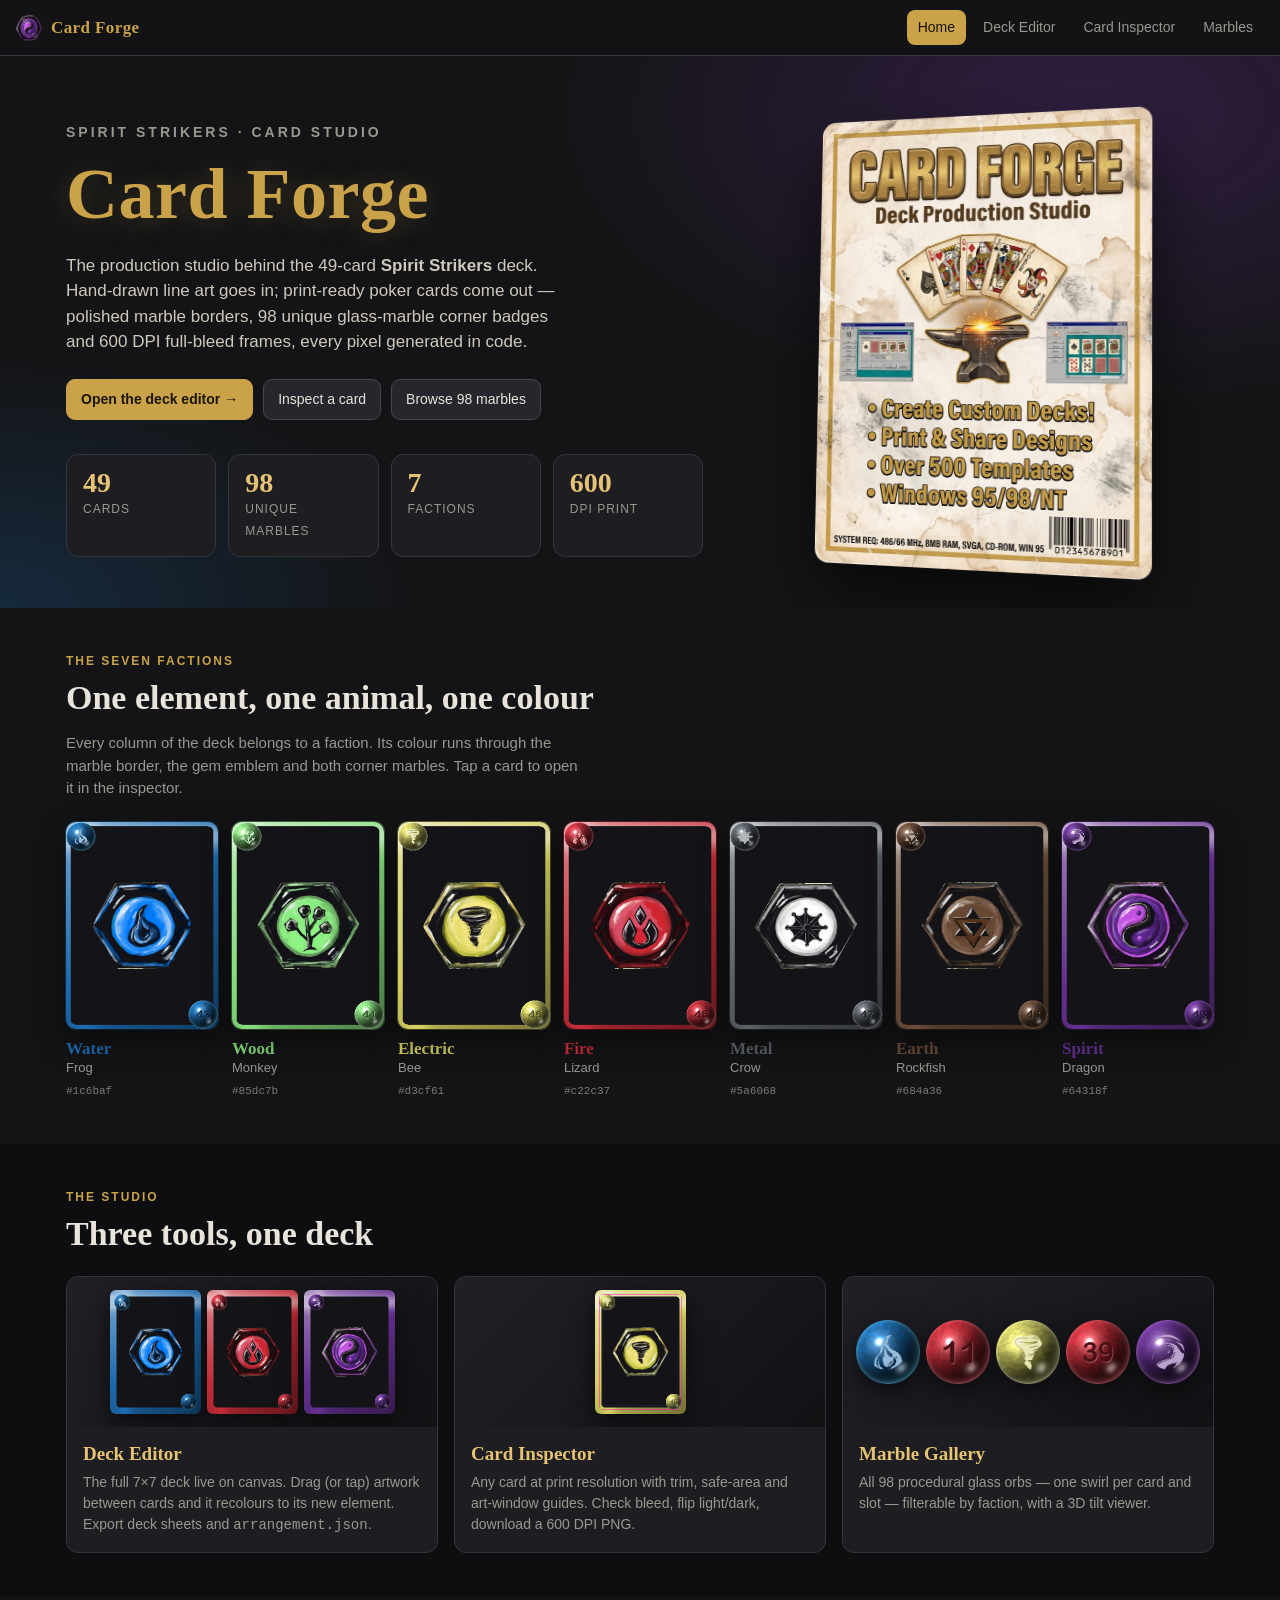
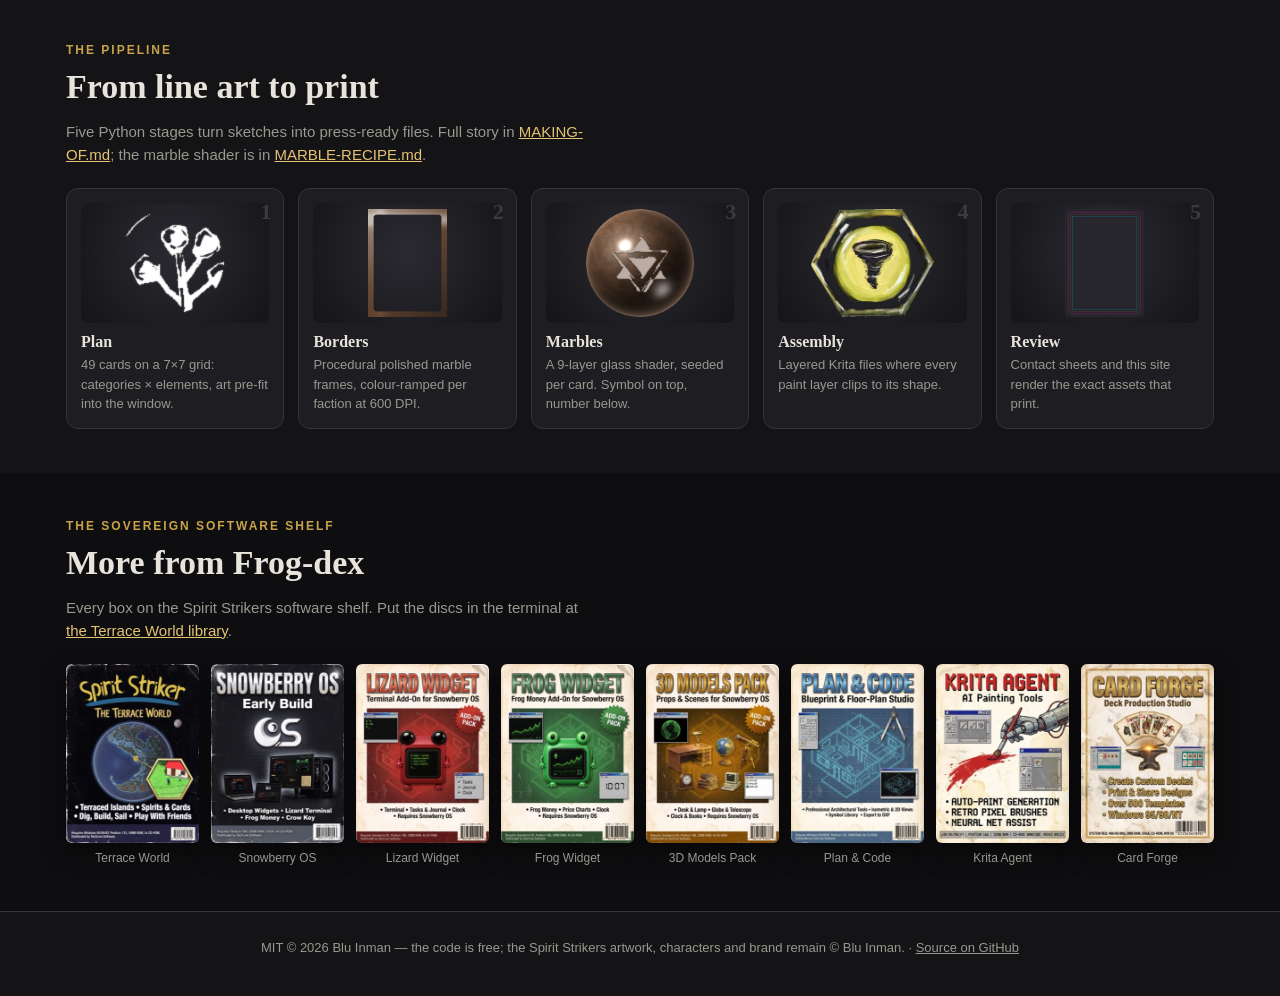
<file: index.html>
<!doctype html>
<html lang="en">
<head>
<meta charset="utf-8">
<meta name="viewport" content="width=device-width,initial-scale=1">
<title>Card Forge — Spirit Strikers card studio</title>
<meta name="description" content="Card Forge: the studio that builds the 49-card Spirit Strikers deck — deck editor, card inspector and a gallery of 98 procedural glass marbles.">
<meta name="theme-color" content="#141416">
<link rel="icon" href="elements/emblem_spirit.png">
<link rel="stylesheet" href="assets/forge.css">
<style>
  .hero{position:relative;overflow:hidden;padding:56px 0 40px;
    background:radial-gradient(900px 500px at 85% 10%,rgba(100,49,143,.35),transparent 60%),
               radial-gradient(700px 420px at 0% 100%,rgba(28,107,175,.25),transparent 60%)}
  .hero .wrap{display:grid;grid-template-columns:1.15fr .85fr;gap:40px;align-items:center}
  .hero h1{font-size:clamp(40px,7vw,72px);color:var(--gold);letter-spacing:.5px;margin-bottom:12px;
    text-shadow:0 2px 30px rgba(201,162,74,.25)}
  .hero h1 small{display:block;font:600 14px/1.4 var(--font);letter-spacing:3px;text-transform:uppercase;color:var(--muted);margin-bottom:10px;text-shadow:none}
  .hero p{font-size:17px;color:#cfc9bd;max-width:54ch}
  .cta{display:flex;flex-wrap:wrap;gap:10px;margin-top:24px}
  .box{justify-self:center;width:min(340px,80vw);border-radius:14px;box-shadow:0 30px 70px rgba(0,0,0,.6),0 0 0 1px rgba(255,255,255,.06);
    transform:perspective(900px) rotateY(-12deg) rotateX(3deg);transition:transform .5s ease}
  .box:hover{transform:perspective(900px) rotateY(-3deg) rotateX(0)}
  .stats{display:grid;grid-template-columns:repeat(4,1fr);gap:12px;margin-top:34px}
  .stat{background:var(--panel);border:1px solid var(--line);border-radius:var(--radius);padding:14px 16px}
  .stat b{display:block;font:700 28px/1 var(--display);color:var(--gold2)}
  .stat span{font-size:12px;color:var(--muted);text-transform:uppercase;letter-spacing:1px}

  .factions{display:grid;grid-template-columns:repeat(7,1fr);gap:14px;margin-top:22px}
  .fac{text-decoration:none;color:inherit;display:block;transition:transform .2s}
  .fac:hover{transform:translateY(-6px)}
  .fac .cardthumb{box-shadow:0 12px 30px rgba(0,0,0,.5),0 0 0 1px color-mix(in srgb,var(--c) 40%,transparent)}
  .fac:hover .cardthumb{box-shadow:0 18px 40px color-mix(in srgb,var(--c) 45%,transparent)}
  .fac h3{font-size:17px;margin:10px 0 0;color:var(--c)}
  .fac p{margin:0;font-size:13px;color:var(--muted)}
  .fac code{font-size:11px;color:#7d7a73}

  .steps{display:grid;grid-template-columns:repeat(5,1fr);gap:14px;margin-top:22px;counter-reset:step}
  .step{background:var(--panel);border:1px solid var(--line);border-radius:var(--radius);padding:14px;position:relative}
  .step::before{counter-increment:step;content:counter(step);position:absolute;top:10px;right:12px;font:700 22px var(--display);color:#3c3b40}
  .step .pic{height:120px;display:grid;place-items:center;margin-bottom:10px;border-radius:8px;
    background:radial-gradient(circle at 50% 40%,#2a2a31,#151518)}
  .step .pic img{max-height:108px;width:auto}
  .step h3{font-size:16px;margin-bottom:4px}
  .step p{margin:0;font-size:13px;color:var(--muted)}

  .tools{display:grid;grid-template-columns:repeat(3,1fr);gap:16px;margin-top:22px}
  .tool{display:flex;flex-direction:column;background:var(--panel);border:1px solid var(--line);border-radius:var(--radius);
    overflow:hidden;text-decoration:none;color:inherit;transition:border-color .2s,transform .2s}
  .tool:hover{border-color:var(--gold);transform:translateY(-3px)}
  .tool .banner{height:150px;display:flex;align-items:center;justify-content:center;gap:6px;overflow:hidden;
    background:linear-gradient(135deg,#202027,#121215)}
  .tool .banner img{height:118px;width:auto;filter:drop-shadow(0 8px 14px rgba(0,0,0,.6))}
  .tool .banner .m{height:64px}
  .tool .banner canvas{height:124px;width:auto;border-radius:6px;filter:drop-shadow(0 8px 14px rgba(0,0,0,.6))}
  .tool div.body{padding:16px}
  .tool h3{font-size:19px;color:var(--gold2)}
  .tool p{margin:0;color:var(--muted);font-size:14px}

  .shelf{display:grid;grid-template-columns:repeat(8,1fr);gap:12px;margin-top:22px}
  .shelf a,.shelf div{display:block;text-decoration:none;color:var(--muted);font-size:12px;text-align:center}
  .shelf img{border-radius:6px;box-shadow:0 8px 22px rgba(0,0,0,.5);margin-bottom:6px;transition:transform .2s}
  .shelf a:hover img{transform:translateY(-4px) rotate(-1deg)}

  @media (max-width:1000px){
    .factions{grid-template-columns:repeat(4,1fr)}
    .steps{grid-template-columns:repeat(2,1fr)}
    .shelf{grid-template-columns:repeat(4,1fr)}
  }
  @media (max-width:760px){
    .hero .wrap{grid-template-columns:1fr}
    .box{order:-1;width:min(200px,55vw);transform:none}
    .tools{grid-template-columns:1fr}
    .stats{grid-template-columns:repeat(2,1fr)}
  }
  @media (max-width:480px){
    .factions{grid-template-columns:repeat(2,1fr)}
    .steps{grid-template-columns:1fr}
    .shelf{grid-template-columns:repeat(2,1fr)}
  }
</style>
</head>
<body>
<nav class="nav">
  <a class="brand" href="index.html"><img src="elements/emblem_spirit.png" alt="">Card Forge</a>
  <a class="tab" href="index.html" aria-current="page">Home</a>
  <a class="tab" href="deck-editor.html">Deck Editor</a>
  <a class="tab" href="inspector.html">Card Inspector</a>
  <a class="tab" href="marbles.html">Marbles</a>
</nav>

<header class="hero">
  <div class="wrap">
    <div>
      <h1><small>Spirit Strikers · card studio</small>Card Forge</h1>
      <p>The production studio behind the 49-card <b>Spirit Strikers</b> deck. Hand-drawn line art goes in;
        print-ready poker cards come out — polished marble borders, 98 unique glass-marble corner badges and
        600&nbsp;DPI full-bleed frames, every pixel generated in code.</p>
      <div class="cta">
        <a class="btn primary" href="deck-editor.html">Open the deck editor →</a>
        <a class="btn" href="inspector.html">Inspect a card</a>
        <a class="btn" href="marbles.html">Browse 98 marbles</a>
      </div>
      <div class="stats">
        <div class="stat"><b>49</b><span>cards</span></div>
        <div class="stat"><b>98</b><span>unique marbles</span></div>
        <div class="stat"><b>7</b><span>factions</span></div>
        <div class="stat"><b>600</b><span>DPI print</span></div>
      </div>
    </div>
    <img class="box" src="docs/box.jpg" alt="Card Forge box art" width="671" height="900">
  </div>
</header>

<main>
<section>
  <div class="wrap">
    <div class="eyebrow">The seven factions</div>
    <h2>One element, one animal, one colour</h2>
    <p class="lede">Every column of the deck belongs to a faction. Its colour runs through the marble border,
      the gem emblem and both corner marbles. Tap a card to open it in the inspector.</p>
    <div class="factions" id="factions"></div>
  </div>
</section>

<section style="background:var(--bg2)">
  <div class="wrap">
    <div class="eyebrow">The studio</div>
    <h2>Three tools, one deck</h2>
    <div class="tools">
      <a class="tool" href="deck-editor.html">
        <div class="banner" data-cards="43,46,49"></div>
        <div class="body"><h3>Deck Editor</h3><p>The full 7×7 deck live on canvas. Drag (or tap) artwork between cards and it recolours to its new element. Export deck sheets and <code>arrangement.json</code>.</p></div>
      </a>
      <a class="tool" href="inspector.html">
        <div class="banner" data-cards="45" data-guides="1"></div>
        <div class="body"><h3>Card Inspector</h3><p>Any card at print resolution with trim, safe-area and art-window guides. Check bleed, flip light/dark, download a 600&nbsp;DPI PNG.</p></div>
      </a>
      <a class="tool" href="marbles.html">
        <div class="banner"><img class="m" src="marbles/01_top.png" alt=""><img class="m" src="marbles/11_bot.png" alt=""><img class="m" src="marbles/24_top.png" alt=""><img class="m" src="marbles/39_bot.png" alt=""><img class="m" src="marbles/49_top.png" alt=""></div>
        <div class="body"><h3>Marble Gallery</h3><p>All 98 procedural glass orbs — one swirl per card and slot — filterable by faction, with a 3D tilt viewer.</p></div>
      </a>
    </div>
  </div>
</section>

<section>
  <div class="wrap">
    <div class="eyebrow">The pipeline</div>
    <h2>From line art to print</h2>
    <p class="lede">Five Python stages turn sketches into press-ready files. Full story in
      <a href="MAKING-OF.md">MAKING-OF.md</a>; the marble shader is in <a href="MARBLE-RECIPE.md">MARBLE-RECIPE.md</a>.</p>
    <div class="steps">
      <div class="step"><div class="pic"><img src="elements/symbol_wood.png" alt="" style="filter:invert(1)"></div><h3>Plan</h3><p>49 cards on a 7×7 grid: categories × elements, art pre-fit into the window.</p></div>
      <div class="step"><div class="pic"><img src="borders/border_earth.png" alt=""></div><h3>Borders</h3><p>Procedural polished marble frames, colour-ramped per faction at 600&nbsp;DPI.</p></div>
      <div class="step"><div class="pic"><img src="marbles/20_top.png" alt=""></div><h3>Marbles</h3><p>A 9-layer glass shader, seeded per card. Symbol on top, number below.</p></div>
      <div class="step"><div class="pic"><img src="elements/emblem_electric.png" alt=""></div><h3>Assembly</h3><p>Layered Krita files where every paint layer clips to its shape.</p></div>
      <div class="step"><div class="pic"><img src="borders/guides.png" alt="" style="background:#26262c;border-radius:4px"></div><h3>Review</h3><p>Contact sheets and this site render the exact assets that print.</p></div>
    </div>
  </div>
</section>

<section style="background:var(--bg2)">
  <div class="wrap">
    <div class="eyebrow">The Sovereign Software shelf</div>
    <h2>More from Frog-dex</h2>
    <p class="lede">Every box on the Spirit Strikers software shelf. Put the discs in the terminal at
      <a href="https://frog-dex.github.io/terrace-world/library.html#software">the Terrace World library</a>.</p>
    <div class="shelf">
      <a href="https://github.com/Frog-dex/terrace-world"><img src="docs/shelf/terrace-world.jpg" alt="Terrace World box" loading="lazy">Terrace World</a>
      <div><img src="docs/shelf/snowberry-os.jpg" alt="Snowberry OS box" loading="lazy">Snowberry OS</div>
      <div><img src="docs/shelf/lizard-widget.jpg" alt="Lizard Widget box" loading="lazy">Lizard Widget</div>
      <div><img src="docs/shelf/frog-widget.jpg" alt="Frog Widget box" loading="lazy">Frog Widget</div>
      <a href="https://github.com/Frog-dex/3d-models-pack"><img src="docs/shelf/models-pack.jpg" alt="3D Models Pack box" loading="lazy">3D Models Pack</a>
      <a href="https://github.com/Frog-dex/plan-and-code"><img src="docs/shelf/plan-and-code.jpg" alt="Plan &amp; Code box" loading="lazy">Plan &amp; Code</a>
      <a href="https://github.com/Frog-dex/krita-agent"><img src="docs/shelf/krita-agent.jpg" alt="Krita Agent box" loading="lazy">Krita Agent</a>
      <a href="https://github.com/Frog-dex/card-forge"><img src="docs/shelf/card-forge.jpg" alt="Card Forge box" loading="lazy">Card Forge</a>
    </div>
  </div>
</section>
</main>

<footer><div class="wrap">MIT © 2026 Blu Inman — the code is free; the Spirit Strikers artwork, characters and brand remain © Blu Inman.
  · <a href="https://github.com/Frog-dex/card-forge">Source on GitHub</a></div></footer>

<script src="assets/forge.js"></script>
<script>
(async()=>{
  const {plan,factions}=await Forge.load();
  const host=document.getElementById("factions");
  for(const f of factions){
    // the Elements row (row 6) holds one gem-emblem card per faction — a complete, art-bundled card
    const cell=plan.cells.find(c=>c.row===6&&c.element===f.key);
    const a=document.createElement("a"); a.className="fac"; a.href="inspector.html#"+cell.num; a.style.setProperty("--c",f.hex);
    a.innerHTML=`<div class="cardthumb"><canvas width="330" height="450" aria-label="${f.name} faction card"></canvas></div>
      <h3>${f.name}</h3><p>${f.animal}</p><code>${f.hex}</code>`;
    host.appendChild(a);
    Forge.drawCard(a.querySelector("canvas"),cell,{trim:true});
  }
  document.querySelectorAll(".banner[data-cards]").forEach(b=>b.dataset.cards.split(",").forEach(n=>{
    const cv=document.createElement("canvas"); cv.width=182; cv.height=248; b.appendChild(cv);
    Forge.drawCard(cv,plan.cells.find(c=>c.num===+n),{guides:!!b.dataset.guides});
  }));
})();
</script>
</body>
</html>
</file>
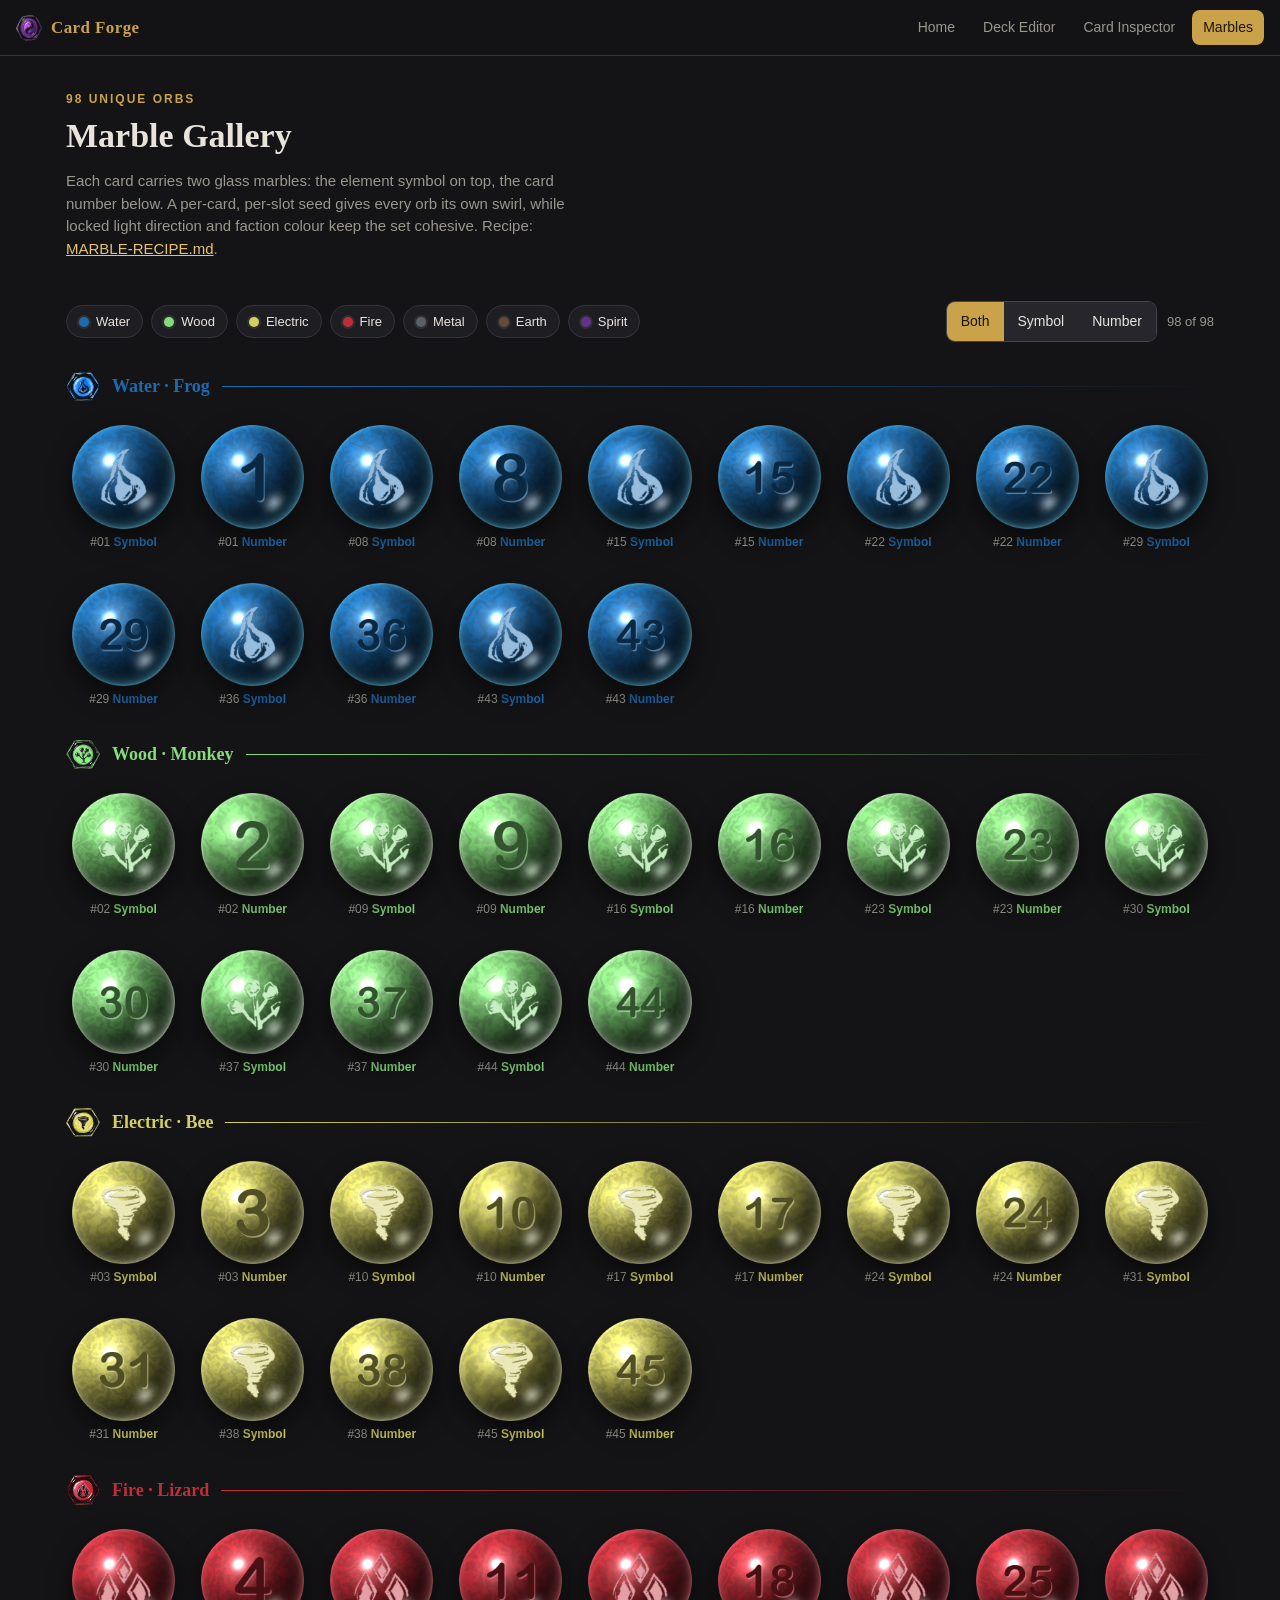
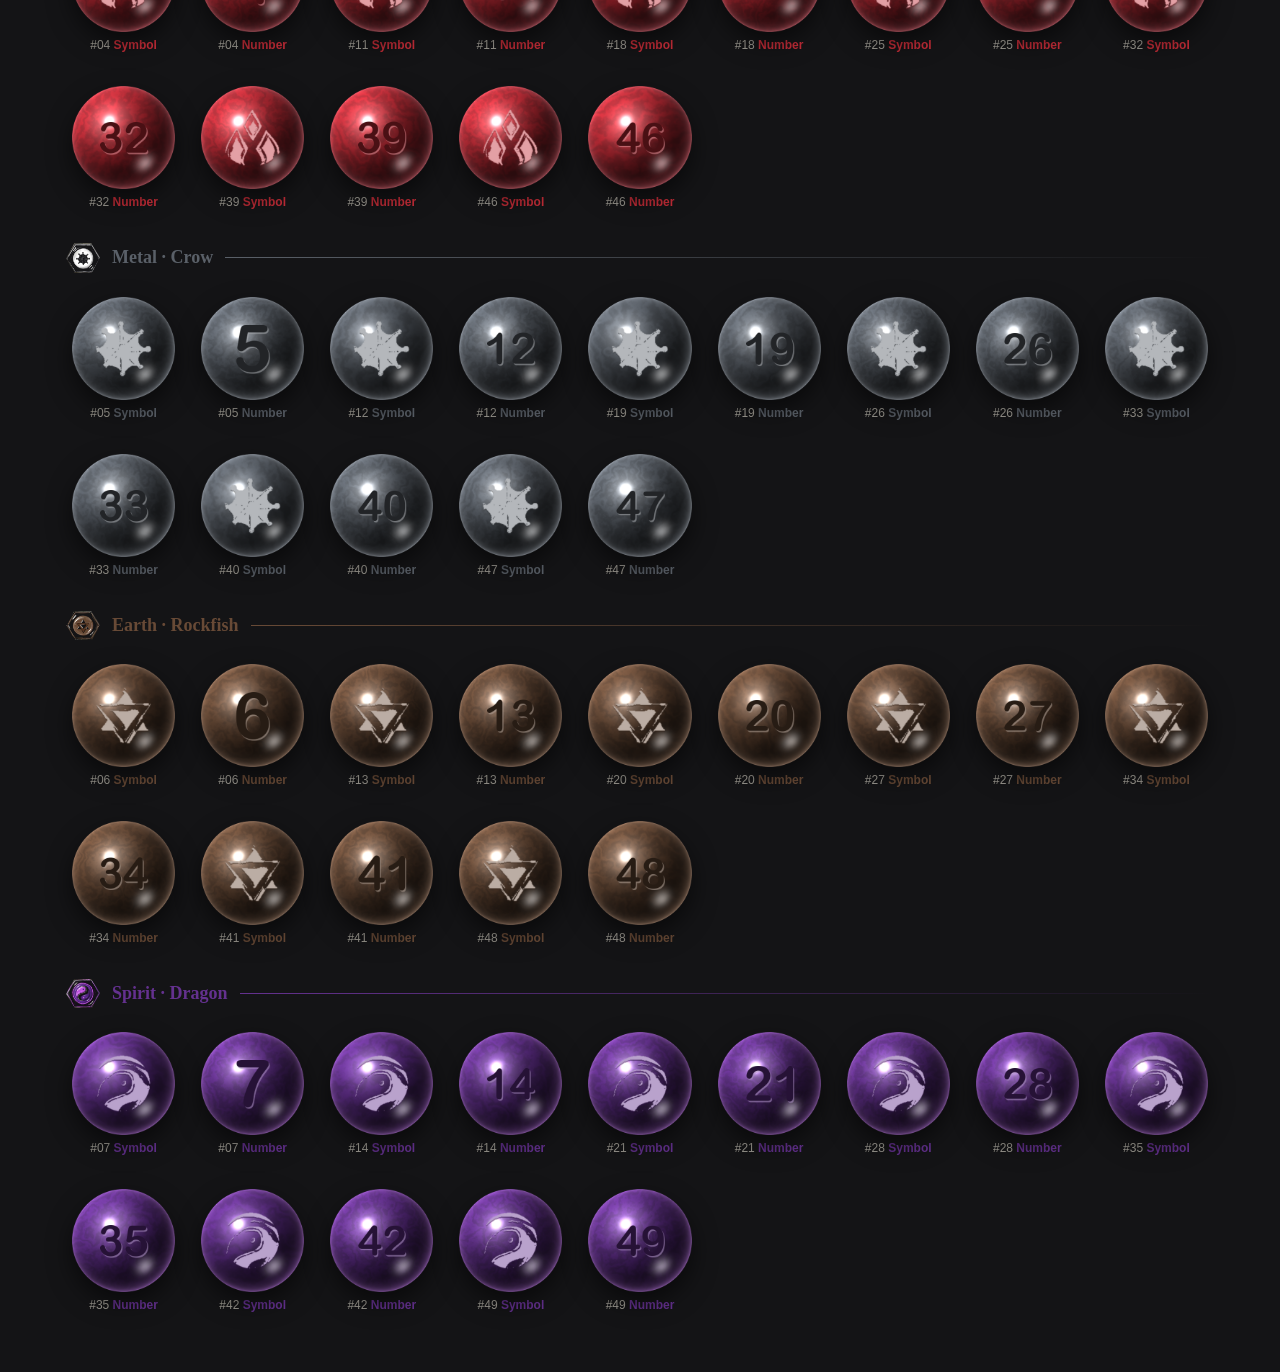
<file: marbles.html>
<!doctype html>
<html lang="en">
<head>
<meta charset="utf-8">
<meta name="viewport" content="width=device-width,initial-scale=1">
<title>Marble Gallery — Card Forge</title>
<meta name="description" content="All 98 procedurally rendered glass corner marbles of the Spirit Strikers deck.">
<meta name="theme-color" content="#141416">
<link rel="icon" href="elements/emblem_spirit.png">
<link rel="stylesheet" href="assets/forge.css">
<style>
  .head{padding:34px 0 10px}
  .bar{display:flex;flex-wrap:wrap;gap:12px;align-items:center;justify-content:space-between;margin:16px 0 6px}
  .grid{display:grid;grid-template-columns:repeat(auto-fill,minmax(112px,1fr));gap:14px;padding:14px 0 50px}
  .orb{position:relative;border:0;background:none;padding:10px 6px 8px;border-radius:14px;cursor:zoom-in;text-align:center;color:var(--muted);
    transition:background .2s}
  .orb:hover{background:var(--panel)}
  .orb img{width:100%;aspect-ratio:1;filter:drop-shadow(0 10px 12px rgba(0,0,0,.55));transition:transform .25s}
  .orb:hover img{transform:scale(1.08) rotate(-4deg)}
  .orb span{display:block;font-size:12px;margin-top:4px;text-transform:capitalize}
  .orb span b{color:var(--c)}
  .count{font-size:13px;color:var(--muted)}
  /* group headers when grouped by faction */
  .grp{grid-column:1/-1;display:flex;align-items:center;gap:12px;margin-top:10px;font:700 18px var(--display);color:var(--c)}
  .grp img{width:34px}
  .grp::after{content:"";flex:1;height:1px;background:linear-gradient(90deg,var(--c),transparent)}

  /* lightbox */
  dialog{border:0;padding:0;background:transparent;color:var(--ink);max-width:min(560px,94vw);width:100%}
  dialog::backdrop{background:rgba(6,6,8,.82);backdrop-filter:blur(6px)}
  .lb{background:var(--panel);border:1px solid var(--line);border-radius:18px;padding:22px;text-align:center;position:relative}
  .stage{perspective:800px;padding:10px 0 0;touch-action:none}
  .ball{position:relative;width:min(360px,70vw);margin:0 auto;transform-style:preserve-3d;transition:transform .08s linear;border-radius:50%}
  .ball img{width:100%;filter:drop-shadow(0 26px 30px rgba(0,0,0,.6))}
  .ball .glint{position:absolute;inset:0;border-radius:50%;pointer-events:none;mix-blend-mode:screen;
    background:radial-gradient(circle at var(--gx,30%) var(--gy,28%),rgba(255,255,255,.35),transparent 32%)}
  .lb h3{margin:14px 0 2px;font-size:22px;color:var(--c)}
  .lb .meta{font-size:13px;color:var(--muted)}
  .lb .row{display:flex;gap:8px;justify-content:center;flex-wrap:wrap;margin-top:14px}
  .x{position:absolute;top:10px;right:12px;background:none;border:0;color:var(--muted);font-size:26px;cursor:pointer;line-height:1}
</style>
</head>
<body>
<nav class="nav">
  <a class="brand" href="index.html"><img src="elements/emblem_spirit.png" alt="">Card Forge</a>
  <a class="tab" href="index.html">Home</a>
  <a class="tab" href="deck-editor.html">Deck Editor</a>
  <a class="tab" href="inspector.html">Card Inspector</a>
  <a class="tab" href="marbles.html" aria-current="page">Marbles</a>
</nav>
<main class="wrap">
  <div class="head">
    <div class="eyebrow">98 unique orbs</div>
    <h2>Marble Gallery</h2>
    <p class="lede">Each card carries two glass marbles: the element symbol on top, the card number below. A per-card,
      per-slot seed gives every orb its own swirl, while locked light direction and faction colour keep the set cohesive.
      Recipe: <a href="MARBLE-RECIPE.md">MARBLE-RECIPE.md</a>.</p>
  </div>
  <div class="bar">
    <div class="chips" id="filters" role="group" aria-label="Filter by faction"></div>
    <div style="display:flex;gap:10px;align-items:center;flex-wrap:wrap">
      <div class="seg" role="group" aria-label="Slot">
        <button class="btn on" data-slot="all">Both</button><button class="btn" data-slot="top">Symbol</button><button class="btn" data-slot="bot">Number</button>
      </div>
      <span class="count" id="count"></span>
    </div>
  </div>
  <div class="grid" id="grid"></div>
</main>

<dialog id="lb" aria-label="Marble viewer">
  <div class="lb">
    <button class="x" id="close" aria-label="Close">×</button>
    <div class="stage" id="stage"><div class="ball" id="ball"><img id="lbImg" alt=""><div class="glint"></div></div></div>
    <h3 id="lbTitle"></h3>
    <div class="meta" id="lbMeta"></div>
    <div class="row">
      <button class="btn" id="prev">← Prev</button>
      <a class="btn" id="open">Open card</a>
      <a class="btn" id="dl" download>⬇ PNG</a>
      <button class="btn" id="next">Next →</button>
    </div>
    <p class="muted" style="font-size:12px;margin:12px 0 0">Move the pointer (or drag) over the marble to tilt it. ← / → to browse.</p>
  </div>
</dialog>

<script src="assets/forge.js"></script>
<script>
(async()=>{
  const {plan,factions}=await Forge.load();
  const fac=Object.fromEntries(factions.map(f=>[f.key,f]));
  const all=[];
  plan.cells.forEach(c=>["top","bot"].forEach(slot=>all.push({num:c.num,slot,elem:c.element,cat:c.category,card:c.card})));
  let filter=new Set(), slot="all", shown=[], idx=0;

  const fhost=document.getElementById("filters");
  factions.forEach(f=>{
    const b=document.createElement("button"); b.className="chip"; b.style.setProperty("--c",f.hex);
    b.setAttribute("aria-pressed","false"); b.innerHTML=`<i></i>${f.name}`;
    b.onclick=()=>{filter.has(f.key)?filter.delete(f.key):filter.add(f.key);b.setAttribute("aria-pressed",filter.has(f.key));render();};
    fhost.appendChild(b);
  });
  document.querySelectorAll("[data-slot]").forEach(b=>b.onclick=()=>{
    slot=b.dataset.slot; document.querySelectorAll("[data-slot]").forEach(o=>o.classList.toggle("on",o===b)); render();});

  const grid=document.getElementById("grid");
  function render(){
    shown=all.filter(m=>(slot==="all"||m.slot===slot)&&(!filter.size||filter.has(m.elem)));
    grid.innerHTML="";
    // group by faction in column order so each colour family reads together
    for(const f of factions){
      const items=shown.filter(m=>m.elem===f.key); if(!items.length) continue;
      const h=document.createElement("div"); h.className="grp"; h.style.setProperty("--c",f.hex);
      h.innerHTML=`<img src="${Forge.urls.emblem(f.key)}" alt="">${f.name} · ${f.animal}`; grid.appendChild(h);
      items.forEach(m=>{
        const b=document.createElement("button"); b.className="orb"; b.style.setProperty("--c",f.hex);
        b.innerHTML=`<img src="${Forge.urls.marble(m.num,m.slot)}" alt="Card ${m.num} ${m.slot==="top"?"symbol":"number"} marble" loading="lazy"><span>#${Forge.pad2(m.num)} <b>${m.slot==="top"?"symbol":"number"}</b></span>`;
        b.onclick=()=>openLB(shown.indexOf(m)); grid.appendChild(b);
      });
    }
    // reorder `shown` to match visual order for prev/next
    shown=factions.flatMap(f=>shown.filter(m=>m.elem===f.key));
    document.getElementById("count").textContent=shown.length+" of 98";
  }
  render();

  const lb=document.getElementById("lb"), ball=document.getElementById("ball");
  function openLB(i){
    idx=(i+shown.length)%shown.length; const m=shown[idx], f=fac[m.elem], src=Forge.urls.marble(m.num,m.slot);
    lb.style.setProperty("--c",f.hex);
    document.getElementById("lbImg").src=src;
    document.getElementById("lbTitle").textContent=`Card #${Forge.pad2(m.num)} — ${m.slot==="top"?"symbol":"number"} marble`;
    document.getElementById("lbMeta").textContent=`${f.name} · ${f.animal} · ${m.cat}${m.card?" · "+m.card:""} · ${f.hex}`;
    document.getElementById("open").href="inspector.html#"+m.num;
    const dl=document.getElementById("dl"); dl.href=src; dl.download=`marble-${Forge.pad2(m.num)}-${m.slot}.png`;
    if(!lb.open) lb.showModal();
  }
  document.getElementById("prev").onclick=()=>openLB(idx-1);
  document.getElementById("next").onclick=()=>openLB(idx+1);
  document.getElementById("close").onclick=()=>lb.close();
  lb.addEventListener("click",e=>{if(e.target===lb)lb.close();});
  addEventListener("keydown",e=>{if(!lb.open)return; if(e.key==="ArrowLeft")openLB(idx-1); if(e.key==="ArrowRight")openLB(idx+1);});

  // 3D tilt + moving glint
  const stage=document.getElementById("stage");
  function tilt(e){
    const r=ball.getBoundingClientRect(), px=(e.clientX-r.left)/r.width-.5, py=(e.clientY-r.top)/r.height-.5;
    ball.style.transform=`rotateY(${px*28}deg) rotateX(${-py*28}deg)`;
    ball.style.setProperty("--gx",(30-px*30)+"%"); ball.style.setProperty("--gy",(28-py*30)+"%");
  }
  stage.addEventListener("pointermove",tilt);
  stage.addEventListener("pointerleave",()=>{ball.style.transform="";});
})();
</script>
</body>
</html>
</file>
<file: assets/forge.css>
/* Card Forge — shared styles for the hub, marble gallery, card inspector and deck editor.
   Palette follows the original deck editor: charcoal panels + Spirit Strikers gold. */
:root{
  --bg:#141416; --bg2:#0e0e10; --panel:#1e1e22; --panel2:#26262c; --line:#34343b;
  --ink:#e8e4dc; --muted:#9a978f; --gold:#c9a24a; --gold2:#e6c374; --radius:12px;
  --water:#1c6baf; --wood:#85dc7b; --electric:#d3cf61; --fire:#c22c37;
  --metal:#5a6068; --earth:#684a36; --spirit:#64318f;
  --font:-apple-system,BlinkMacSystemFont,"Segoe UI",Roboto,Helvetica,Arial,sans-serif;
  --display:"Palatino Linotype",Palatino,"Book Antiqua",Georgia,serif;
}
*{box-sizing:border-box}
html{-webkit-text-size-adjust:100%}
body{margin:0;background:var(--bg);color:var(--ink);font:15px/1.5 var(--font);min-height:100vh}
img{max-width:100%;height:auto;display:block}
[hidden]{display:none!important}
a{color:var(--gold2)}
button,input,select{font:inherit;color:inherit}
:focus-visible{outline:2px solid var(--gold);outline-offset:2px}

/* ---------- top nav ---------- */
.nav{position:sticky;top:0;z-index:50;display:flex;align-items:center;gap:6px;flex-wrap:wrap;
  padding:10px 16px;background:rgba(20,20,22,.88);backdrop-filter:blur(10px);-webkit-backdrop-filter:blur(10px);
  border-bottom:1px solid var(--line)}
.nav .brand{display:flex;align-items:center;gap:9px;margin-right:auto;color:var(--gold);font:700 17px/1 var(--display);
  letter-spacing:.4px;text-decoration:none}
.nav .brand img{width:26px;height:26px;border-radius:50%}
.nav a.tab{color:var(--muted);text-decoration:none;padding:7px 11px;border-radius:8px;font-size:14px;white-space:nowrap}
.nav a.tab:hover{color:var(--ink);background:var(--panel2)}
.nav a.tab[aria-current=page]{color:#1a1505;background:var(--gold)}
@media (max-width:620px){
  .nav{padding:8px 10px;gap:2px}
  .nav .brand{width:100%;margin-bottom:4px}
  .nav a.tab{padding:6px 8px;font-size:13px}
}

/* ---------- layout ---------- */
.wrap{max-width:1180px;margin:0 auto;padding:0 16px}
section{padding:44px 0}
h1,h2,h3{font-family:var(--display);font-weight:700;line-height:1.15;margin:0 0 .4em}
h2{font-size:clamp(24px,4vw,34px)}
.eyebrow{color:var(--gold);text-transform:uppercase;letter-spacing:2px;font-size:12px;font-weight:700;margin-bottom:8px}
.lede{color:var(--muted);max-width:62ch}
.muted{color:var(--muted)}

/* ---------- buttons & controls ---------- */
.btn{display:inline-flex;align-items:center;gap:8px;background:var(--panel2);color:var(--ink);border:1px solid #44444c;
  border-radius:9px;padding:9px 14px;cursor:pointer;text-decoration:none;font-size:14px;transition:border-color .15s,background .15s}
.btn:hover{border-color:var(--gold)}
.btn.primary{background:var(--gold);color:#1a1505;border-color:var(--gold);font-weight:700}
.btn.primary:hover{background:var(--gold2)}
.btn.on{background:var(--gold);color:#1a1505;border-color:var(--gold)}
.seg{display:inline-flex;border:1px solid #44444c;border-radius:9px;overflow:hidden}
.seg .btn{border:none;border-radius:0}
.chips{display:flex;flex-wrap:wrap;gap:8px}
.chip{display:inline-flex;align-items:center;gap:7px;padding:6px 12px;border-radius:999px;border:1px solid var(--line);
  background:var(--panel);cursor:pointer;font-size:13px;text-transform:capitalize}
.chip i{width:10px;height:10px;border-radius:50%;background:var(--c,#888);box-shadow:0 0 0 2px rgba(255,255,255,.08)}
.chip[aria-pressed=true]{border-color:var(--c,var(--gold));background:color-mix(in srgb,var(--c,var(--gold)) 22%,var(--panel))}
input[type=range]{accent-color:var(--gold);vertical-align:middle}
label.ctl{display:inline-flex;align-items:center;gap:8px;font-size:13px;color:var(--muted)}

/* ---------- footer ---------- */
footer{border-top:1px solid var(--line);padding:26px 0 40px;color:var(--muted);font-size:13px;text-align:center}
footer a{color:var(--muted)}

/* ---------- card thumbnails (shared) ---------- */
.cardthumb{position:relative;aspect-ratio:1650/2250;border-radius:10px;overflow:hidden;background:#18181c;
  box-shadow:0 10px 30px rgba(0,0,0,.45)}
.cardthumb canvas,.cardthumb img{width:100%;height:100%;display:block}

@media (prefers-reduced-motion:reduce){*{transition:none!important;animation:none!important}}
</file>
